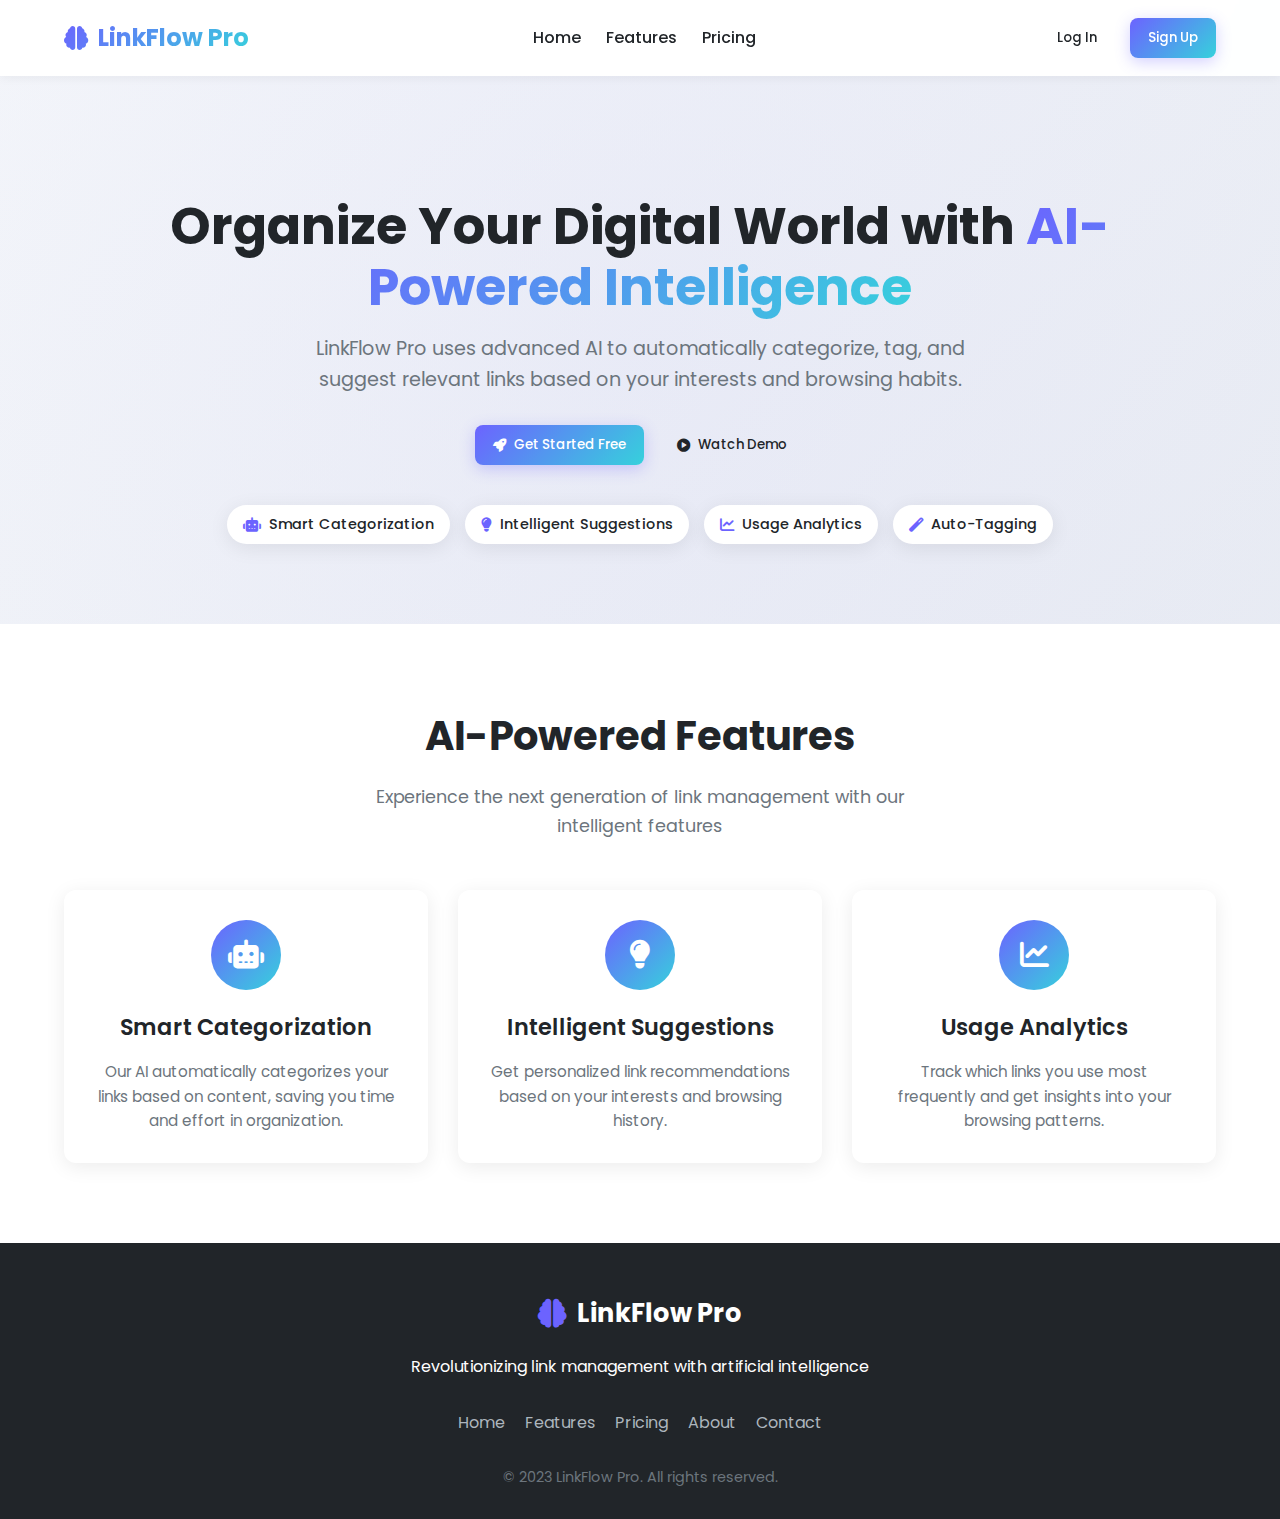
<file: index.html>
<!DOCTYPE html>
<html lang="en">

<head>
    <meta charset="UTF-8">
    <meta name="viewport" content="width=device-width, initial-scale=1.0">
    <title>LinkFlow Pro - AI-Powered Link Management</title>
    <link rel="stylesheet" href="https://cdnjs.cloudflare.com/ajax/libs/font-awesome/6.4.0/css/all.min.css">
    <link href="https://fonts.googleapis.com/css2?family=Poppins:wght@300;400;500;600;700&display=swap"
        rel="stylesheet">
    <style>
        /* ===== CSS VARIABLES ===== */
        :root {
            --primary: #6C63FF;
            --primary-dark: #5a52d4;
            --secondary: #FF6584;
            --accent: #36D1DC;
            --light: #f8f9fa;
            --dark: #212529;
            --gray: #6c757d;
            --success: #4cc9f0;
            --danger: #f72585;
            --warning: #f8961e;
            --border-radius: 12px;
            --shadow: 0 4px 20px rgba(0, 0, 0, 0.08);
            --shadow-lg: 0 10px 30px rgba(0, 0, 0, 0.12);
            --transition: all 0.3s ease;
            --gradient: linear-gradient(135deg, var(--primary), var(--accent));
        }

        /* ===== RESET & BASE STYLES ===== */
        * {
            margin: 0;
            padding: 0;
            box-sizing: border-box;
            font-family: "Poppins", sans-serif;
        }

        body {
            background: linear-gradient(135deg, #f5f7fa 0%, #e4e8f0 100%);
            color: var(--dark);
            overflow-x: hidden;
            line-height: 1.6;
        }

        /* ===== LAYOUT COMPONENTS ===== */
        .container {
            width: 90%;
            max-width: 1200px;
            margin: 0 auto;
            padding: 0 15px;
        }

        .page-section {
            display: none;
            min-height: 100vh;
        }

        .page-section.active {
            display: block;
        }

        /* ===== NAVIGATION ===== */
        nav {
            display: flex;
            justify-content: space-between;
            align-items: center;
            padding: 18px 5%;
            background: rgba(255, 255, 255, 0.95);
            backdrop-filter: blur(10px);
            box-shadow: 0 2px 10px rgba(0, 0, 0, 0.05);
            position: sticky;
            top: 0;
            z-index: 100;
        }

        .nav-brand {
            display: flex;
            align-items: center;
            gap: 10px;
            font-size: 1.5rem;
            font-weight: 700;
            background: var(--gradient);
            -webkit-background-clip: text;
            -webkit-text-fill-color: transparent;
        }

        .nav-links {
            display: flex;
            gap: 25px;
        }

        .nav-links a {
            text-decoration: none;
            color: var(--dark);
            font-weight: 500;
            transition: var(--transition);
        }

        .nav-links a:hover {
            color: var(--primary);
        }

        .nav-actions {
            display: flex;
            gap: 15px;
        }

        .btn {
            padding: 10px 18px;
            border: none;
            border-radius: 8px;
            cursor: pointer;
            transition: var(--transition);
            font-weight: 500;
            display: flex;
            align-items: center;
            gap: 8px;
        }

        .btn-primary {
            background: var(--gradient);
            color: white;
            box-shadow: 0 4px 15px rgba(108, 99, 255, 0.3);
        }

        .btn-primary:hover {
            transform: translateY(-2px);
            box-shadow: 0 6px 20px rgba(108, 99, 255, 0.4);
        }

        .btn-secondary {
            background: transparent;
            color: var(--dark);
        }

        .btn-secondary:hover {
            color: var(--primary);
        }

        .user-menu {
            display: none;
            align-items: center;
            gap: 10px;
            cursor: pointer;
        }

        .user-avatar {
            width: 40px;
            height: 40px;
            border-radius: 50%;
            background: var(--gradient);
            display: flex;
            align-items: center;
            justify-content: center;
            color: white;
            font-weight: 600;
        }

        /* ===== HERO SECTION ===== */
        .hero {
            text-align: center;
            padding: 120px 5% 80px;
            position: relative;
            overflow: hidden;
        }

        .hero::before {
            content: '';
            position: absolute;
            top: -50%;
            left: -50%;
            width: 200%;
            height: 200%;
            background: radial-gradient(circle, rgba(108, 99, 255, 0.05) 0%, rgba(255, 255, 255, 0) 70%);
            z-index: -1;
        }

        .hero h1 {
            font-size: 3.2rem;
            font-weight: 700;
            color: var(--dark);
            margin-bottom: 15px;
            line-height: 1.2;
        }

        .hero h1 span {
            background: var(--gradient);
            -webkit-background-clip: text;
            -webkit-text-fill-color: transparent;
        }

        .hero p {
            font-size: 1.2rem;
            max-width: 700px;
            margin: 0 auto 30px;
            color: var(--gray);
        }

        .hero-actions {
            display: flex;
            justify-content: center;
            gap: 15px;
            margin-top: 30px;
        }

        .ai-features {
            display: flex;
            justify-content: center;
            flex-wrap: wrap;
            gap: 15px;
            margin-top: 40px;
        }

        .ai-tag {
            background: white;
            padding: 8px 16px;
            border-radius: 50px;
            box-shadow: var(--shadow);
            display: flex;
            align-items: center;
            gap: 8px;
            font-size: 0.9rem;
            font-weight: 500;
            color: var(--dark);
        }

        .ai-tag i {
            color: var(--primary);
        }

        /* ===== FEATURES SECTION ===== */
        .features {
            padding: 80px 5%;
            background: white;
        }

        .section-title {
            text-align: center;
            margin-bottom: 50px;
        }

        .section-title h2 {
            font-size: 2.5rem;
            font-weight: 700;
            color: var(--dark);
            margin-bottom: 15px;
        }

        .section-title p {
            font-size: 1.1rem;
            color: var(--gray);
            max-width: 600px;
            margin: 0 auto;
        }

        .features-grid {
            display: grid;
            grid-template-columns: repeat(auto-fit, minmax(300px, 1fr));
            gap: 30px;
        }

        .feature-card {
            background: white;
            padding: 30px;
            border-radius: var(--border-radius);
            box-shadow: var(--shadow);
            transition: var(--transition);
            text-align: center;
        }

        .feature-card:hover {
            transform: translateY(-10px);
            box-shadow: var(--shadow-lg);
        }

        .feature-icon {
            width: 70px;
            height: 70px;
            background: var(--gradient);
            border-radius: 50%;
            display: flex;
            align-items: center;
            justify-content: center;
            margin: 0 auto 20px;
            color: white;
            font-size: 1.8rem;
        }

        .feature-card h3 {
            font-size: 1.4rem;
            font-weight: 600;
            margin-bottom: 15px;
            color: var(--dark);
        }

        .feature-card p {
            color: var(--gray);
            font-size: 0.95rem;
        }

        /* ===== PRICING SECTION ===== */
        .pricing {
            padding: 80px 5%;
            background: #f8f9fa;
        }

        .pricing-grid {
            display: grid;
            grid-template-columns: repeat(auto-fit, minmax(280px, 1fr));
            gap: 30px;
            max-width: 1200px;
            margin: 0 auto;
        }

        .pricing-card {
            background: white;
            padding: 40px 30px;
            border-radius: var(--border-radius);
            box-shadow: var(--shadow);
            transition: var(--transition);
            text-align: center;
            position: relative;
        }

        .pricing-card.popular {
            border: 2px solid var(--primary);
            transform: scale(1.05);
        }

        .pricing-card.popular::before {
            content: 'Most Popular';
            position: absolute;
            top: -12px;
            left: 50%;
            transform: translateX(-50%);
            background: var(--gradient);
            color: white;
            padding: 5px 15px;
            border-radius: 50px;
            font-size: 0.8rem;
            font-weight: 600;
        }

        .pricing-card:hover {
            transform: translateY(-10px);
            box-shadow: var(--shadow-lg);
        }

        .pricing-card.popular:hover {
            transform: scale(1.05) translateY(-10px);
        }

        .pricing-header {
            margin-bottom: 30px;
        }

        .pricing-name {
            font-size: 1.5rem;
            font-weight: 700;
            margin-bottom: 10px;
            color: var(--dark);
        }

        .pricing-price {
            font-size: 3rem;
            font-weight: 700;
            color: var(--primary);
            margin-bottom: 5px;
        }

        .pricing-period {
            color: var(--gray);
            font-size: 0.9rem;
        }

        .pricing-features {
            margin: 30px 0;
            text-align: left;
        }

        .pricing-feature {
            display: flex;
            align-items: center;
            gap: 10px;
            margin-bottom: 15px;
            color: var(--dark);
        }

        .pricing-feature i {
            color: var(--success);
        }

        .pricing-btn {
            width: 100%;
            padding: 14px;
            border: none;
            border-radius: 8px;
            cursor: pointer;
            transition: var(--transition);
            font-weight: 500;
        }

        .pricing-card.popular .pricing-btn {
            background: var(--gradient);
            color: white;
            box-shadow: 0 4px 15px rgba(108, 99, 255, 0.3);
        }

        .pricing-card.popular .pricing-btn:hover {
            transform: translateY(-2px);
            box-shadow: 0 6px 20px rgba(108, 99, 255, 0.4);
        }

        .pricing-card:not(.popular) .pricing-btn {
            background: #f1f3f9;
            color: var(--dark);
        }

        .pricing-card:not(.popular) .pricing-btn:hover {
            background: #e2e6ea;
        }

        /* ===== AUTHENTICATION PAGES ===== */
        .auth-container {
            display: flex;
            align-items: center;
            justify-content: center;
            min-height: 80vh;
            padding: 40px 5%;
        }

        .auth-card {
            background: white;
            padding: 40px;
            border-radius: var(--border-radius);
            box-shadow: var(--shadow-lg);
            width: 100%;
            max-width: 450px;
        }

        .auth-header {
            text-align: center;
            margin-bottom: 30px;
        }

        .auth-header h2 {
            font-size: 2rem;
            font-weight: 700;
            margin-bottom: 10px;
            color: var(--dark);
        }

        .auth-header p {
            color: var(--gray);
        }

        .auth-form .input-group {
            margin-bottom: 20px;
        }

        .auth-form label {
            display: block;
            margin-bottom: 8px;
            font-weight: 500;
            color: var(--dark);
        }

        .auth-form input {
            width: 100%;
            padding: 14px;
            border-radius: 8px;
            border: 1px solid #ddd;
            transition: var(--transition);
            font-size: 1rem;
        }

        .auth-form input:focus {
            outline: none;
            border-color: var(--primary);
            box-shadow: 0 0 0 3px rgba(108, 99, 255, 0.2);
        }

        .auth-btn {
            width: 100%;
            padding: 14px;
            border: none;
            background: var(--gradient);
            color: white;
            border-radius: 8px;
            cursor: pointer;
            transition: var(--transition);
            font-weight: 500;
            margin-top: 10px;
            box-shadow: 0 4px 15px rgba(108, 99, 255, 0.3);
        }

        .auth-btn:hover {
            transform: translateY(-2px);
            box-shadow: 0 6px 20px rgba(108, 99, 255, 0.4);
        }

        .auth-footer {
            text-align: center;
            margin-top: 25px;
            color: var(--gray);
        }

        .auth-footer a {
            color: var(--primary);
            text-decoration: none;
            font-weight: 500;
        }

        /* ===== DASHBOARD ===== */
        .dashboard {
            padding: 30px 5%;
        }

        .dashboard-header {
            display: flex;
            justify-content: space-between;
            align-items: center;
            margin-bottom: 30px;
        }

        .dashboard-title h2 {
            font-size: 2rem;
            font-weight: 700;
            color: var(--dark);
        }

        .dashboard-title p {
            color: var(--gray);
        }

        .stats-grid {
            display: grid;
            grid-template-columns: repeat(auto-fit, minmax(200px, 1fr));
            gap: 20px;
            margin-bottom: 30px;
        }

        .stat-card {
            background: white;
            padding: 25px;
            border-radius: var(--border-radius);
            box-shadow: var(--shadow);
            text-align: center;
        }

        .stat-icon {
            width: 50px;
            height: 50px;
            background: var(--gradient);
            border-radius: 50%;
            display: flex;
            align-items: center;
            justify-content: center;
            margin: 0 auto 15px;
            color: white;
            font-size: 1.2rem;
        }

        .stat-value {
            font-size: 2rem;
            font-weight: 700;
            color: var(--dark);
            margin-bottom: 5px;
        }

        .stat-label {
            color: var(--gray);
            font-size: 0.9rem;
        }

        /* ===== LINK MANAGEMENT ===== */
        .link-management {
            background: white;
            border-radius: var(--border-radius);
            box-shadow: var(--shadow);
            padding: 25px;
            margin-bottom: 30px;
        }

        .add-link-box {
            display: none;
            margin-bottom: 20px;
            padding-bottom: 20px;
            border-bottom: 1px solid #eee;
        }

        .add-link-box.active {
            display: block;
        }

        .input-group {
            margin-bottom: 15px;
        }

        .input-group label {
            display: block;
            margin-bottom: 8px;
            font-weight: 500;
            color: var(--dark);
        }

        .input-group input {
            width: 100%;
            padding: 14px;
            border-radius: 8px;
            border: 1px solid #ddd;
            transition: var(--transition);
            font-size: 1rem;
        }

        .input-group input:focus {
            outline: none;
            border-color: var(--primary);
            box-shadow: 0 0 0 3px rgba(108, 99, 255, 0.2);
        }

        .form-actions {
            display: flex;
            gap: 10px;
        }

        .search-container {
            background: white;
            padding: 20px;
            border-radius: var(--border-radius);
            box-shadow: var(--shadow);
            margin-bottom: 25px;
            display: flex;
            gap: 15px;
        }

        .search-box {
            flex: 1;
            position: relative;
        }

        .search-box i {
            position: absolute;
            left: 15px;
            top: 50%;
            transform: translateY(-50%);
            color: var(--gray);
        }

        .search-box input {
            width: 100%;
            padding: 12px 12px 12px 45px;
            border-radius: 8px;
            border: 1px solid #ddd;
            transition: var(--transition);
            font-size: 1rem;
        }

        .search-box input:focus {
            outline: none;
            border-color: var(--primary);
        }

        .filter-dropdown {
            position: relative;
        }

        .filter-btn {
            padding: 12px 15px;
            background: white;
            border: 1px solid #ddd;
            border-radius: 8px;
            cursor: pointer;
            display: flex;
            align-items: center;
            gap: 8px;
            transition: var(--transition);
        }

        .filter-btn:hover {
            border-color: var(--primary);
        }

        .dropdown-content {
            display: none;
            position: absolute;
            right: 0;
            top: 100%;
            background: white;
            min-width: 180px;
            box-shadow: var(--shadow);
            border-radius: 8px;
            z-index: 1;
            margin-top: 5px;
            padding: 10px 0;
        }

        .dropdown-content button {
            width: 100%;
            padding: 10px 15px;
            border: none;
            background: none;
            text-align: left;
            cursor: pointer;
            transition: var(--transition);
        }

        .dropdown-content button:hover {
            background: #f8f9fa;
        }

        .filter-dropdown:hover .dropdown-content {
            display: block;
        }

        /* ===== LINK CARDS ===== */
        .links-container {
            min-height: 200px;
        }

        .empty-state {
            text-align: center;
            padding: 60px 20px;
            color: var(--gray);
        }

        .empty-state i {
            font-size: 4rem;
            margin-bottom: 20px;
            color: #e2e6ea;
        }

        .empty-state h3 {
            font-size: 1.5rem;
            margin-bottom: 10px;
            color: var(--dark);
        }

        .link-card {
            background: white;
            padding: 20px;
            border-radius: var(--border-radius);
            margin-bottom: 15px;
            display: flex;
            justify-content: space-between;
            align-items: center;
            transition: var(--transition);
            box-shadow: var(--shadow);
            border-left: 6px solid var(--primary);
            cursor: pointer;
            position: relative;
            overflow: hidden;
        }

        .link-card::before {
            content: '';
            position: absolute;
            top: 0;
            left: 0;
            width: 100%;
            height: 100%;
            background: var(--gradient);
            opacity: 0;
            transition: var(--transition);
            z-index: 0;
        }

        .link-card:hover::before {
            opacity: 0.03;
        }

        .link-card:hover {
            transform: translateY(-4px);
            box-shadow: 0 6px 25px rgba(0, 0, 0, 0.1);
        }

        .link-content {
            flex: 1;
            overflow: hidden;
            position: relative;
            z-index: 1;
        }

        .link-content h3 {
            font-size: 1.2rem;
            font-weight: 600;
            margin-bottom: 5px;
            color: var(--dark);
            white-space: nowrap;
            overflow: hidden;
            text-overflow: ellipsis;
        }

        .link-content p {
            color: var(--gray);
            font-size: 0.9rem;
            white-space: nowrap;
            overflow: hidden;
            text-overflow: ellipsis;
        }

        .link-actions {
            display: flex;
            gap: 10px;
            margin-left: 15px;
            position: relative;
            z-index: 1;
        }

        .action-btn {
            background: none;
            border: none;
            padding: 8px;
            border-radius: 6px;
            cursor: pointer;
            transition: var(--transition);
            color: var(--gray);
        }

        .action-btn:hover {
            background: #f8f9fa;
            color: var(--dark);
        }

        .delete-btn:hover {
            background: #ffe6e6;
            color: var(--danger);
        }

        .edit-btn:hover {
            background: #e6f7ff;
            color: var(--primary);
        }

        /* ===== AI SUGGESTIONS ===== */
        .ai-suggestions {
            background: white;
            padding: 20px;
            border-radius: var(--border-radius);
            box-shadow: var(--shadow);
            margin-bottom: 25px;
            display: none;
        }

        .ai-suggestions.active {
            display: block;
        }

        .ai-suggestions h3 {
            display: flex;
            align-items: center;
            gap: 10px;
            margin-bottom: 15px;
            color: var(--dark);
        }

        .ai-suggestions h3 i {
            color: var(--primary);
        }

        .suggestions-list {
            display: flex;
            flex-wrap: wrap;
            gap: 10px;
        }

        .suggestion-tag {
            background: #f1f3f9;
            padding: 8px 15px;
            border-radius: 50px;
            font-size: 0.9rem;
            cursor: pointer;
            transition: var(--transition);
        }

        .suggestion-tag:hover {
            background: var(--primary);
            color: white;
        }

        /* ===== MODALS & TOASTS ===== */
        .modal {
            display: none;
            position: fixed;
            top: 0;
            left: 0;
            width: 100%;
            height: 100%;
            background: rgba(0, 0, 0, 0.5);
            z-index: 1000;
            align-items: center;
            justify-content: center;
        }

        .modal.active {
            display: flex;
        }

        .modal-content {
            background: white;
            padding: 30px;
            border-radius: var(--border-radius);
            box-shadow: var(--shadow);
            width: 90%;
            max-width: 500px;
        }

        .modal-header {
            display: flex;
            justify-content: space-between;
            align-items: center;
            margin-bottom: 20px;
        }

        .modal-header h3 {
            font-size: 1.5rem;
            color: var(--dark);
        }

        .close-modal {
            background: none;
            border: none;
            font-size: 1.5rem;
            cursor: pointer;
            color: var(--gray);
        }

        .modal-footer {
            display: flex;
            justify-content: flex-end;
            gap: 10px;
            margin-top: 20px;
        }

        .modal-btn {
            padding: 10px 20px;
            border: none;
            border-radius: 8px;
            cursor: pointer;
            font-weight: 500;
            transition: var(--transition);
        }

        .modal-btn.cancel {
            background: #f1f3f9;
            color: var(--gray);
        }

        .modal-btn.confirm {
            background: var(--danger);
            color: white;
        }

        .modal-btn.cancel:hover {
            background: #e2e6ea;
        }

        .modal-btn.confirm:hover {
            background: #e11565;
        }

        .toast {
            position: fixed;
            bottom: 20px;
            right: 20px;
            padding: 15px 25px;
            background: var(--dark);
            color: white;
            border-radius: 8px;
            box-shadow: var(--shadow);
            display: flex;
            align-items: center;
            gap: 10px;
            z-index: 1000;
            transform: translateY(100px);
            opacity: 0;
            transition: var(--transition);
        }

        .toast.active {
            transform: translateY(0);
            opacity: 1;
        }

        .toast.success {
            background: var(--success);
        }

        .toast.error {
            background: var(--danger);
        }

        /* ===== FOOTER ===== */
        footer {
            background: var(--dark);
            color: white;
            padding: 50px 5% 30px;
            text-align: center;
        }

        .footer-content {
            max-width: 800px;
            margin: 0 auto;
        }

        .footer-logo {
            display: flex;
            align-items: center;
            justify-content: center;
            gap: 10px;
            margin-bottom: 20px;
        }

        .footer-logo i {
            color: var(--primary);
            font-size: 1.8rem;
        }

        .footer-logo h2 {
            font-size: 1.6rem;
            font-weight: 700;
        }

        .footer-links {
            display: flex;
            justify-content: center;
            flex-wrap: wrap;
            gap: 20px;
            margin: 30px 0;
        }

        .footer-links a {
            color: #adb5bd;
            text-decoration: none;
            transition: var(--transition);
        }

        .footer-links a:hover {
            color: white;
        }

        .copyright {
            margin-top: 30px;
            color: #6c757d;
            font-size: 0.9rem;
        }

        /* ===== RESPONSIVE DESIGN ===== */
        @media (max-width: 768px) {
            .hero h1 {
                font-size: 2.2rem;
            }

            .search-container {
                flex-direction: column;
            }

            .link-card {
                flex-direction: column;
                align-items: flex-start;
            }

            .link-actions {
                margin-left: 0;
                margin-top: 15px;
                align-self: flex-end;
            }

            .features-grid {
                grid-template-columns: 1fr;
            }

            .pricing-grid {
                grid-template-columns: 1fr;
            }

            .pricing-card.popular {
                transform: scale(1);
            }

            .pricing-card.popular:hover {
                transform: translateY(-10px);
            }

            .nav-links {
                display: none;
            }

            .hero-actions {
                flex-direction: column;
                align-items: center;
            }

            .dashboard-header {
                flex-direction: column;
                align-items: flex-start;
                gap: 15px;
            }
        }

        @media (max-width: 480px) {
            .hero h1 {
                font-size: 1.8rem;
            }

            .hero p {
                font-size: 1rem;
            }

            nav {
                padding: 15px 5%;
            }

            .section-title h2 {
                font-size: 2rem;
            }

            .auth-card {
                padding: 30px 20px;
            }
        }
    </style>
</head>

<body>
    <!-- Navigation -->
    <nav>
        <div class="nav-brand">
            <i class="fas fa-brain"></i>
            <span>LinkFlow Pro</span>
        </div>
        <div class="nav-links">
            <a href="#" onclick="showSection('home')">Home</a>
            <a href="#" onclick="showSection('features')">Features</a>
            <a href="#" onclick="showSection('pricing')">Pricing</a>
        </div>
        <div class="nav-actions" id="nav-actions">
            <button class="btn btn-secondary" onclick="showSection('login')">Log In</button>
            <button class="btn btn-primary" onclick="showSection('signup')">Sign Up</button>
        </div>
        <div class="user-menu" id="user-menu">
            <div class="user-avatar" id="user-avatar">U</div>
            <span id="user-name">User</span>
            <i class="fas fa-chevron-down"></i>
        </div>
    </nav>

    <!-- Home Section -->
    <section id="home" class="page-section active">
        <div class="hero">
            <h1>Organize Your Digital World with <span>AI-Powered Intelligence</span></h1>
            <p>LinkFlow Pro uses advanced AI to automatically categorize, tag, and suggest relevant links based on your
                interests and browsing habits.</p>

            <div class="hero-actions">
                <button class="btn btn-primary" onclick="showSection('signup')">
                    <i class="fas fa-rocket"></i>
                    Get Started Free
                </button>
                <a href="main.html" style="text-decoration:none;">
                    <button class="btn btn-secondary" onclick="showSection('features')">
                        <i class="fas fa-play-circle"></i>
                        Watch Demo
                    </button>
                </a>

            </div>

            <div class="ai-features">
                <div class="ai-tag">
                    <i class="fas fa-robot"></i>
                    <span>Smart Categorization</span>
                </div>
                <div class="ai-tag">
                    <i class="fas fa-lightbulb"></i>
                    <span>Intelligent Suggestions</span>
                </div>
                <div class="ai-tag">
                    <i class="fas fa-chart-line"></i>
                    <span>Usage Analytics</span>
                </div>
                <div class="ai-tag">
                    <i class="fas fa-magic"></i>
                    <span>Auto-Tagging</span>
                </div>
            </div>
        </div>

        <div class="features">
            <div class="section-title">
                <h2>AI-Powered Features</h2>
                <p>Experience the next generation of link management with our intelligent features</p>
            </div>

            <div class="features-grid">
                <div class="feature-card">
                    <div class="feature-icon">
                        <i class="fas fa-robot"></i>
                    </div>
                    <h3>Smart Categorization</h3>
                    <p>Our AI automatically categorizes your links based on content, saving you time and effort in
                        organization.</p>
                </div>

                <div class="feature-card">
                    <div class="feature-icon">
                        <i class="fas fa-lightbulb"></i>
                    </div>
                    <h3>Intelligent Suggestions</h3>
                    <p>Get personalized link recommendations based on your interests and browsing history.</p>
                </div>

                <div class="feature-card">
                    <div class="feature-icon">
                        <i class="fas fa-chart-line"></i>
                    </div>
                    <h3>Usage Analytics</h3>
                    <p>Track which links you use most frequently and get insights into your browsing patterns.</p>
                </div>
            </div>
        </div>
    </section>

    <!-- Features Section -->
    <section id="features" class="page-section">
        <div class="features" style="padding-top: 120px;">
            <div class="section-title">
                <h2>Advanced Features</h2>
                <p>Discover all the powerful tools that make LinkFlow Pro the ultimate link management solution</p>
            </div>

            <div class="features-grid">
                <div class="feature-card">
                    <div class="feature-icon">
                        <i class="fas fa-tags"></i>
                    </div>
                    <h3>Smart Tagging</h3>
                    <p>Automatically generate relevant tags for your links using our advanced AI algorithms.</p>
                </div>

                <div class="feature-card">
                    <div class="feature-icon">
                        <i class="fas fa-search"></i>
                    </div>
                    <h3>Advanced Search</h3>
                    <p>Find exactly what you're looking for with our powerful search that understands context.</p>
                </div>

                <div class="feature-card">
                    <div class="feature-icon">
                        <i class="fas fa-share-alt"></i>
                    </div>
                    <h3>Link Sharing</h3>
                    <p>Easily share collections of links with colleagues, friends, or your team.</p>
                </div>

                <div class="feature-card">
                    <div class="feature-icon">
                        <i class="fas fa-mobile-alt"></i>
                    </div>
                    <h3>Cross-Platform Sync</h3>
                    <p>Access your links from any device with our seamless synchronization across platforms.</p>
                </div>

                <div class="feature-card">
                    <div class="feature-icon">
                        <i class="fas fa-lock"></i>
                    </div>
                    <h3>Secure Storage</h3>
                    <p>Your data is encrypted and securely stored with enterprise-grade security measures.</p>
                </div>

                <div class="feature-card">
                    <div class="feature-icon">
                        <i class="fas fa-bolt"></i>
                    </div>
                    <h3>Browser Extension</h3>
                    <p>Save links instantly with our browser extension for Chrome, Firefox, and Safari.</p>
                </div>
            </div>
        </div>
    </section>

    <!-- Pricing Section -->
    <section id="pricing" class="page-section">
        <div class="pricing" style="padding-top: 120px;">
            <div class="section-title">
                <h2>Simple, Transparent Pricing</h2>
                <p>Choose the plan that works best for you and your team</p>
            </div>

            <div class="pricing-grid">
                <div class="pricing-card">
                    <div class="pricing-header">
                        <div class="pricing-name">Free</div>
                        <div class="pricing-price">$0</div>
                        <div class="pricing-period">forever</div>
                    </div>
                    <div class="pricing-features">
                        <div class="pricing-feature">
                            <i class="fas fa-check"></i>
                            <span>Up to 100 links</span>
                        </div>
                        <div class="pricing-feature">
                            <i class="fas fa-check"></i>
                            <span>Basic AI categorization</span>
                        </div>
                        <div class="pricing-feature">
                            <i class="fas fa-check"></i>
                            <span>Search & filtering</span>
                        </div>
                        <div class="pricing-feature">
                            <i class="fas fa-times"></i>
                            <span>Advanced analytics</span>
                        </div>
                        <div class="pricing-feature">
                            <i class="fas fa-times"></i>
                            <span>Team collaboration</span>
                        </div>
                    </div>
                    <button class="pricing-btn" onclick="showSection('signup')">Get Started</button>
                </div>

                <div class="pricing-card popular">
                    <div class="pricing-header">
                        <div class="pricing-name">Pro</div>
                        <div class="pricing-price">$9</div>
                        <div class="pricing-period">per month</div>
                    </div>
                    <div class="pricing-features">
                        <div class="pricing-feature">
                            <i class="fas fa-check"></i>
                            <span>Unlimited links</span>
                        </div>
                        <div class="pricing-feature">
                            <i class="fas fa-check"></i>
                            <span>Advanced AI categorization</span>
                        </div>
                        <div class="pricing-feature">
                            <i class="fas fa-check"></i>
                            <span>Smart suggestions</span>
                        </div>
                        <div class="pricing-feature">
                            <i class="fas fa-check"></i>
                            <span>Usage analytics</span>
                        </div>
                        <div class="pricing-feature">
                            <i class="fas fa-check"></i>
                            <span>Priority support</span>
                        </div>
                    </div>
                    <button class="pricing-btn" onclick="showSection('signup')">Start Free Trial</button>
                </div>

                <div class="pricing-card">
                    <div class="pricing-header">
                        <div class="pricing-name">Team</div>
                        <div class="pricing-price">$29</div>
                        <div class="pricing-period">per month</div>
                    </div>
                    <div class="pricing-features">
                        <div class="pricing-feature">
                            <i class="fas fa-check"></i>
                            <span>Everything in Pro</span>
                        </div>
                        <div class="pricing-feature">
                            <i class="fas fa-check"></i>
                            <span>Up to 5 team members</span>
                        </div>
                        <div class="pricing-feature">
                            <i class="fas fa-check"></i>
                            <span>Shared collections</span>
                        </div>
                        <div class="pricing-feature">
                            <i class="fas fa-check"></i>
                            <span>Admin controls</span>
                        </div>
                        <div class="pricing-feature">
                            <i class="fas fa-check"></i>
                            <span>Custom branding</span>
                        </div>
                    </div>
                    <button class="pricing-btn" onclick="showSection('signup')">Start Free Trial</button>
                </div>
            </div>
        </div>
    </section>

    <!-- Login Section -->
    <section id="login" class="page-section">
        <div class="auth-container">
            <div class="auth-card">
                <div class="auth-header">
                    <h2>Welcome Back</h2>
                    <p>Sign in to your LinkFlow Pro account</p>
                </div>
                <form class="auth-form">
                    <div class="input-group">
                        <label for="login-email">Email Address</label>
                        <input type="email" id="login-email" placeholder="you@example.com" required>
                    </div>
                    <div class="input-group">
                        <label for="login-password">Password</label>
                        <input type="password" id="login-password" placeholder="Enter your password" required>
                    </div>
                    <button type="button" class="auth-btn" onclick="login()">Sign In</button>
                </form>
                <div class="auth-footer">
                    <p>Don't have an account? <a href="#" onclick="showSection('signup')">Sign up</a></p>
                </div>
            </div>
        </div>
    </section>

    <!-- Signup Section -->
    <section id="signup" class="page-section">
        <div class="auth-container">
            <div class="auth-card">
                <div class="auth-header">
                    <h2>Create Account</h2>
                    <p>Join thousands of users organizing their digital world</p>
                </div>
                <form class="auth-form">
                    <div class="input-group">
                        <label for="signup-name">Full Name</label>
                        <input type="text" id="signup-name" placeholder="Your full name" required>
                    </div>
                    <div class="input-group">
                        <label for="signup-email">Email Address</label>
                        <input type="email" id="signup-email" placeholder="you@example.com" required>
                    </div>
                    <div class="input-group">
                        <label for="signup-password">Password</label>
                        <input type="password" id="signup-password" placeholder="Create a password" required>
                    </div>
                    <button type="button" class="auth-btn" onclick="signup()">Create Account</button>
                </form>
                <div class="auth-footer">
                    <p>Already have an account? <a href="#" onclick="showSection('login')">Sign in</a></p>
                </div>
            </div>
        </div>
    </section>

    <!-- Dashboard Section -->
    <section id="dashboard" class="page-section dashboard">
        <div class="container">
            <div class="dashboard-header">
                <div class="dashboard-title">
                    <h2>Your Dashboard</h2>
                    <p>Welcome back, <span id="dashboard-user-name">User</span>!</p>
                </div>
                <button class="btn btn-primary" onclick="toggleAddLinkBox()">
                    <i class="fas fa-plus"></i>
                    Add Link
                </button>
            </div>

            <div class="stats-grid">
                <div class="stat-card">
                    <div class="stat-icon">
                        <i class="fas fa-link"></i>
                    </div>
                    <div class="stat-value" id="total-links">0</div>
                    <div class="stat-label">Total Links</div>
                </div>
                <div class="stat-card">
                    <div class="stat-icon">
                        <i class="fas fa-folder"></i>
                    </div>
                    <div class="stat-value" id="total-categories">0</div>
                    <div class="stat-label">Categories</div>
                </div>
                <div class="stat-card">
                    <div class="stat-icon">
                        <i class="fas fa-calendar"></i>
                    </div>
                    <div class="stat-value" id="links-this-month">0</div>
                    <div class="stat-label">Added This Month</div>
                </div>
                <div class="stat-card">
                    <div class="stat-icon">
                        <i class="fas fa-chart-pie"></i>
                    </div>
                    <div class="stat-value" id="most-used-category">-</div>
                    <div class="stat-label">Most Used Category</div>
                </div>
            </div>

            <div class="link-management">
                <!-- Add Link Box -->
                <div id="add-link-box" class="add-link-box">
                    <div class="input-group">
                        <label for="title">Link Title</label>
                        <input type="text" id="title" placeholder="Enter a descriptive title">
                    </div>
                    <div class="input-group">
                        <label for="url">URL</label>
                        <input type="text" id="url" placeholder="https://example.com">
                    </div>
                    <div class="form-actions">
                        <button class="btn btn-secondary" onclick="toggleAddLinkBox()">Cancel</button>
                        <button class="btn btn-primary" onclick="saveLink()">Save Link</button>
                    </div>
                </div>

                <!-- AI Suggestions -->
                <div id="ai-suggestions" class="ai-suggestions">
                    <h3><i class="fas fa-lightbulb"></i> AI Suggestions</h3>
                    <div class="suggestions-list" id="suggestions-list">
                        <!-- AI suggestions will appear here -->
                    </div>
                </div>

                <!-- Search & Filter -->
                <div class="search-container">
                    <div class="search-box">
                        <i class="fas fa-search"></i>
                        <input type="text" id="search-input" placeholder="Search your links...">
                    </div>
                    <div class="filter-dropdown">
                        <button class="filter-btn">
                            <i class="fas fa-sort"></i>
                            Sort By
                        </button>
                        <div class="dropdown-content">
                            <button onclick="sortLinks('date-added')">Date Added</button>
                            <button onclick="sortLinks('title')">Title</button>
                            <button onclick="sortLinks('category')">Category</button>
                        </div>
                    </div>
                </div>

                <!-- Links List -->
                <div class="links-container" id="links-container"></div>
            </div>
        </div>
    </section>

    <!-- Delete Confirmation Modal -->
    <div id="delete-modal" class="modal">
        <div class="modal-content">
            <div class="modal-header">
                <h3>Delete Link</h3>
                <button class="close-modal" onclick="closeModal()">&times;</button>
            </div>
            <p>Are you sure you want to delete this link? This action cannot be undone.</p>
            <div class="modal-footer">
                <button class="modal-btn cancel" onclick="closeModal()">Cancel</button>
                <button class="modal-btn confirm" id="confirm-delete">Delete</button>
            </div>
        </div>
    </div>

    <!-- Toast Notification -->
    <div id="toast" class="toast">
        <i class="fas fa-check-circle"></i>
        <span id="toast-message">Link saved successfully!</span>
    </div>

    <!-- Footer -->
    <footer>
        <div class="footer-content">
            <div class="footer-logo">
                <i class="fas fa-brain"></i>
                <h2>LinkFlow Pro</h2>
            </div>
            <p>Revolutionizing link management with artificial intelligence</p>

            <div class="footer-links">
                <a href="#" onclick="showSection('home')">Home</a>
                <a href="#" onclick="showSection('features')">Features</a>
                <a href="#" onclick="showSection('pricing')">Pricing</a>
                <a href="#">About</a>
                <a href="#">Contact</a>
            </div>

            <div class="copyright">
                &copy; 2023 LinkFlow Pro. All rights reserved.
            </div>
        </div>
    </footer>

    <script>
        // ===== APPLICATION STATE =====
        let currentUser = JSON.parse(localStorage.getItem('currentUser')) || null;
        let linkList = JSON.parse(localStorage.getItem('links')) || [];
        let currentEditIndex = -1;
        let currentDeleteIndex = -1;

        // ===== DOM ELEMENTS =====
        const navActions = document.getElementById('nav-actions');
        const userMenu = document.getElementById('user-menu');
        const userAvatar = document.getElementById('user-avatar');
        const userName = document.getElementById('user-name');
        const dashboardUserName = document.getElementById('dashboard-user-name');
        const addLinkBox = document.getElementById('add-link-box');
        const aiSuggestions = document.getElementById('ai-suggestions');
        const suggestionsList = document.getElementById('suggestions-list');
        const linksContainer = document.getElementById('links-container');
        const searchInput = document.getElementById('search-input');
        const deleteModal = document.getElementById('delete-modal');
        const confirmDeleteBtn = document.getElementById('confirm-delete');
        const toast = document.getElementById('toast');
        const toastMessage = document.getElementById('toast-message');

        // ===== INITIALIZATION =====
        document.addEventListener('DOMContentLoaded', function () {
            // Check if user is logged in
            if (currentUser) {
                showDashboard();
            }

            // Set up event listeners
            searchInput.addEventListener('input', filterLinks);
            confirmDeleteBtn.addEventListener('click', confirmDelete);

            // Enter key support for forms
            document.getElementById('title')?.addEventListener('keypress', function (e) {
                if (e.key === 'Enter') document.getElementById('url').focus();
            });

            document.getElementById('url')?.addEventListener('keypress', function (e) {
                if (e.key === 'Enter') saveLink();
            });

            document.getElementById('login-password')?.addEventListener('keypress', function (e) {
                if (e.key === 'Enter') login();
            });

            document.getElementById('signup-password')?.addEventListener('keypress', function (e) {
                if (e.key === 'Enter') signup();
            });
        });

        // ===== PAGE NAVIGATION =====
        function showSection(sectionId) {
            // Hide all sections
            document.querySelectorAll('.page-section').forEach(section => {
                section.classList.remove('active');
            });

            // Show the selected section
            document.getElementById(sectionId).classList.add('active');

            // If showing dashboard, render links
            if (sectionId === 'dashboard') {
                renderLinks();
                updateDashboardStats();
            }
        }

        function showDashboard() {
            showSection('dashboard');
            navActions.style.display = 'none';
            userMenu.style.display = 'flex';
            userName.textContent = currentUser.name;
            dashboardUserName.textContent = currentUser.name;
            userAvatar.textContent = currentUser.name.charAt(0).toUpperCase();
        }

        function logout() {
            currentUser = null;
            localStorage.removeItem('currentUser');
            navActions.style.display = 'flex';
            userMenu.style.display = 'none';
            showSection('home');
            showToast('Logged out successfully', 'success');
        }

        // ===== AUTHENTICATION =====
        function login() {
            const email = document.getElementById('login-email').value;
            const password = document.getElementById('login-password').value;

            if (!email || !password) {
                showToast('Please fill in all fields', 'error');
                return;
            }

            // In a real app, this would be an API call
            const users = JSON.parse(localStorage.getItem('users')) || [];
            const user = users.find(u => u.email === email && u.password === password);

            if (user) {
                currentUser = user;
                localStorage.setItem('currentUser', JSON.stringify(user));
                showDashboard();
                showToast('Welcome back!', 'success');
            } else {
                showToast('Invalid email or password', 'error');
            }
        }

        function signup() {
            const name = document.getElementById('signup-name').value;
            const email = document.getElementById('signup-email').value;
            const password = document.getElementById('signup-password').value;

            if (!name || !email || !password) {
                showToast('Please fill in all fields', 'error');
                return;
            }

            // In a real app, this would be an API call
            const users = JSON.parse(localStorage.getItem('users')) || [];

            // Check if user already exists
            if (users.find(u => u.email === email)) {
                showToast('User with this email already exists', 'error');
                return;
            }

            // Create new user
            const newUser = {
                id: Date.now().toString(),
                name,
                email,
                password, // In a real app, this would be hashed
                plan: 'free',
                createdAt: new Date().toISOString()
            };

            users.push(newUser);
            localStorage.setItem('users', JSON.stringify(users));

            currentUser = newUser;
            localStorage.setItem('currentUser', JSON.stringify(newUser));

            showDashboard();
            showToast('Account created successfully!', 'success');
        }

        // ===== DASHBOARD STATS =====
        function updateDashboardStats() {
            document.getElementById('total-links').textContent = linkList.length;

            // Calculate categories
            const categories = [...new Set(linkList.map(link => link.category))];
            document.getElementById('total-categories').textContent = categories.length;

            // Calculate links added this month
            const currentMonth = new Date().getMonth();
            const currentYear = new Date().getFullYear();
            const linksThisMonth = linkList.filter(link => {
                const linkDate = new Date(link.dateAdded);
                return linkDate.getMonth() === currentMonth && linkDate.getFullYear() === currentYear;
            });
            document.getElementById('links-this-month').textContent = linksThisMonth.length;

            // Calculate most used category
            if (categories.length > 0) {
                const categoryCounts = {};
                linkList.forEach(link => {
                    categoryCounts[link.category] = (categoryCounts[link.category] || 0) + 1;
                });

                let mostUsedCategory = '';
                let maxCount = 0;

                for (const category in categoryCounts) {
                    if (categoryCounts[category] > maxCount) {
                        mostUsedCategory = category;
                        maxCount = categoryCounts[category];
                    }
                }

                document.getElementById('most-used-category').textContent = mostUsedCategory;
            }
        }

        // ===== LINK MANAGEMENT =====
        function toggleAddLinkBox() {
            if (addLinkBox.classList.contains('active')) {
                addLinkBox.classList.remove('active');
                aiSuggestions.classList.remove('active');
                resetForm();
            } else {
                addLinkBox.classList.add('active');
                aiSuggestions.classList.add('active');
                document.getElementById('title').focus();
                generateAISuggestions();
            }
        }

        function resetForm() {
            document.getElementById('title').value = '';
            document.getElementById('url').value = '';
            currentEditIndex = -1;
        }

        function renderLinks(links = linkList) {
            linksContainer.innerHTML = '';

            if (links.length === 0) {
                linksContainer.innerHTML = `
                    <div class="empty-state">
                        <i class="fas fa-link"></i>
                        <h3>No links saved yet</h3>
                        <p>Add your first link to get started!</p>
                    </div>
                `;
                return;
            }

            links.forEach((item, index) => {
                const card = document.createElement('div');
                card.className = 'link-card';
                card.innerHTML = `
                    <div class="link-content" onclick="openLink('${item.url}')">
                        <h3>${item.title}</h3>
                        <p>${item.url}</p>
                        ${item.category ? `<span style="display: inline-block; background: #f1f3f9; padding: 4px 10px; border-radius: 50px; font-size: 0.8rem; margin-top: 5px;">${item.category}</span>` : ''}
                    </div>
                    <div class="link-actions">
                        <button class="action-btn edit-btn" onclick="editLink(${index})" title="Edit">
                            <i class="fas fa-edit"></i>
                        </button>
                        <button class="action-btn delete-btn" onclick="showDeleteModal(${index})" title="Delete">
                            <i class="fas fa-trash"></i>
                        </button>
                    </div>
                `;
                linksContainer.appendChild(card);
            });
        }

        function openLink(url) {
            window.open(url, '_blank');
        }

        function saveLink() {
            const title = document.getElementById('title').value.trim();
            const url = document.getElementById('url').value.trim();

            if (!title || !url) {
                showToast('Please fill both fields!', 'error');
                return;
            }

            // Validate URL format
            if (!isValidUrl(url)) {
                showToast('Please enter a valid URL (include http:// or https://)', 'error');
                return;
            }

            // Generate AI category
            const category = generateAICategory(title, url);

            const linkData = {
                title,
                url: formatUrl(url),
                dateAdded: new Date().toISOString(),
                category: category
            };

            if (currentEditIndex === -1) {
                // Add new link
                linkList.push(linkData);
                showToast('Link added successfully!');
            } else {
                // Update existing link
                linkList[currentEditIndex] = linkData;
                showToast('Link updated successfully!');
            }

            localStorage.setItem('links', JSON.stringify(linkList));
            renderLinks();
            resetForm();
            toggleAddLinkBox();
            updateDashboardStats();
        }

        function editLink(index) {
            const link = linkList[index];
            document.getElementById('title').value = link.title;
            document.getElementById('url').value = link.url;
            currentEditIndex = index;
            addLinkBox.classList.add('active');
            document.getElementById('title').focus();
            aiSuggestions.classList.remove('active');
        }

        function showDeleteModal(index) {
            currentDeleteIndex = index;
            deleteModal.classList.add('active');
        }

        function closeModal() {
            deleteModal.classList.remove('active');
            currentDeleteIndex = -1;
        }

        function confirmDelete() {
            if (currentDeleteIndex !== -1) {
                linkList.splice(currentDeleteIndex, 1);
                localStorage.setItem('links', JSON.stringify(linkList));
                renderLinks();
                showToast('Link deleted successfully!');
                closeModal();
                updateDashboardStats();
            }
        }

        function filterLinks() {
            const searchTerm = searchInput.value.toLowerCase();
            const filteredLinks = linkList.filter(link =>
                link.title.toLowerCase().includes(searchTerm) ||
                link.url.toLowerCase().includes(searchTerm) ||
                (link.category && link.category.toLowerCase().includes(searchTerm))
            );
            renderLinks(filteredLinks);
        }

        function sortLinks(criteria) {
            const sortedLinks = [...linkList];

            if (criteria === 'title') {
                sortedLinks.sort((a, b) => a.title.localeCompare(b.title));
            } else if (criteria === 'date-added') {
                sortedLinks.sort((a, b) => new Date(b.dateAdded) - new Date(a.dateAdded));
            } else if (criteria === 'category') {
                sortedLinks.sort((a, b) => {
                    const catA = a.category || 'Uncategorized';
                    const catB = b.category || 'Uncategorized';
                    return catA.localeCompare(catB);
                });
            }

            renderLinks(sortedLinks);
            showToast(`Sorted by ${criteria.replace('-', ' ')}`);
        }

        // ===== AI FUNCTIONS =====
        function generateAICategory(title, url) {
            // Simple AI simulation for categorization
            const techKeywords = ['github', 'stackoverflow', 'developer', 'programming', 'code', 'api', 'javascript', 'python', 'react', 'vue'];
            const designKeywords = ['design', 'ui', 'ux', 'figma', 'adobe', 'creative', 'art', 'graphic'];
            const businessKeywords = ['business', 'finance', 'money', 'investment', 'startup', 'entrepreneur'];
            const newsKeywords = ['news', 'blog', 'article', 'media', 'journal'];

            const combinedText = (title + ' ' + url).toLowerCase();

            if (techKeywords.some(keyword => combinedText.includes(keyword))) {
                return 'Technology';
            } else if (designKeywords.some(keyword => combinedText.includes(keyword))) {
                return 'Design';
            } else if (businessKeywords.some(keyword => combinedText.includes(keyword))) {
                return 'Business';
            } else if (newsKeywords.some(keyword => combinedText.includes(keyword))) {
                return 'News';
            } else {
                return 'General';
            }
        }

        function generateAISuggestions() {
            // Simulate AI-generated suggestions based on user's existing links
            const commonCategories = ['Technology', 'Design', 'Business', 'News', 'Entertainment', 'Education'];
            const popularLinks = [
                { title: 'GitHub', url: 'https://github.com' },
                { title: 'Stack Overflow', url: 'https://stackoverflow.com' },
                { title: 'Figma', url: 'https://figma.com' },
                { title: 'Medium', url: 'https://medium.com' },
                { title: 'YouTube', url: 'https://youtube.com' },
                { title: 'Coursera', url: 'https://coursera.org' }
            ];

            suggestionsList.innerHTML = '';

            // Show category suggestions
            commonCategories.forEach(category => {
                const tag = document.createElement('div');
                tag.className = 'suggestion-tag';
                tag.textContent = category;
                tag.onclick = () => {
                    document.getElementById('title').value = `${category} Resources`;
                    document.getElementById('url').focus();
                };
                suggestionsList.appendChild(tag);
            });

            // Show popular link suggestions
            popularLinks.forEach(link => {
                const tag = document.createElement('div');
                tag.className = 'suggestion-tag';
                tag.textContent = link.title;
                tag.onclick = () => {
                    document.getElementById('title').value = link.title;
                    document.getElementById('url').value = link.url;
                    document.getElementById('url').focus();
                };
                suggestionsList.appendChild(tag);
            });
        }

        // ===== UTILITY FUNCTIONS =====
        function isValidUrl(string) {
            try {
                new URL(string);
                return true;
            } catch (_) {
                return false;
            }
        }

        function formatUrl(url) {
            if (!url.startsWith('http://') && !url.startsWith('https://')) {
                return 'https://' + url;
            }
            return url;
        }

        function showToast(message, type = 'success') {
            toastMessage.textContent = message;
            toast.className = 'toast';
            toast.classList.add(type);
            toast.classList.add('active');

            setTimeout(() => {
                toast.classList.remove('active');
            }, 3000);
        }
    </script>
</body>

</html>
</file>
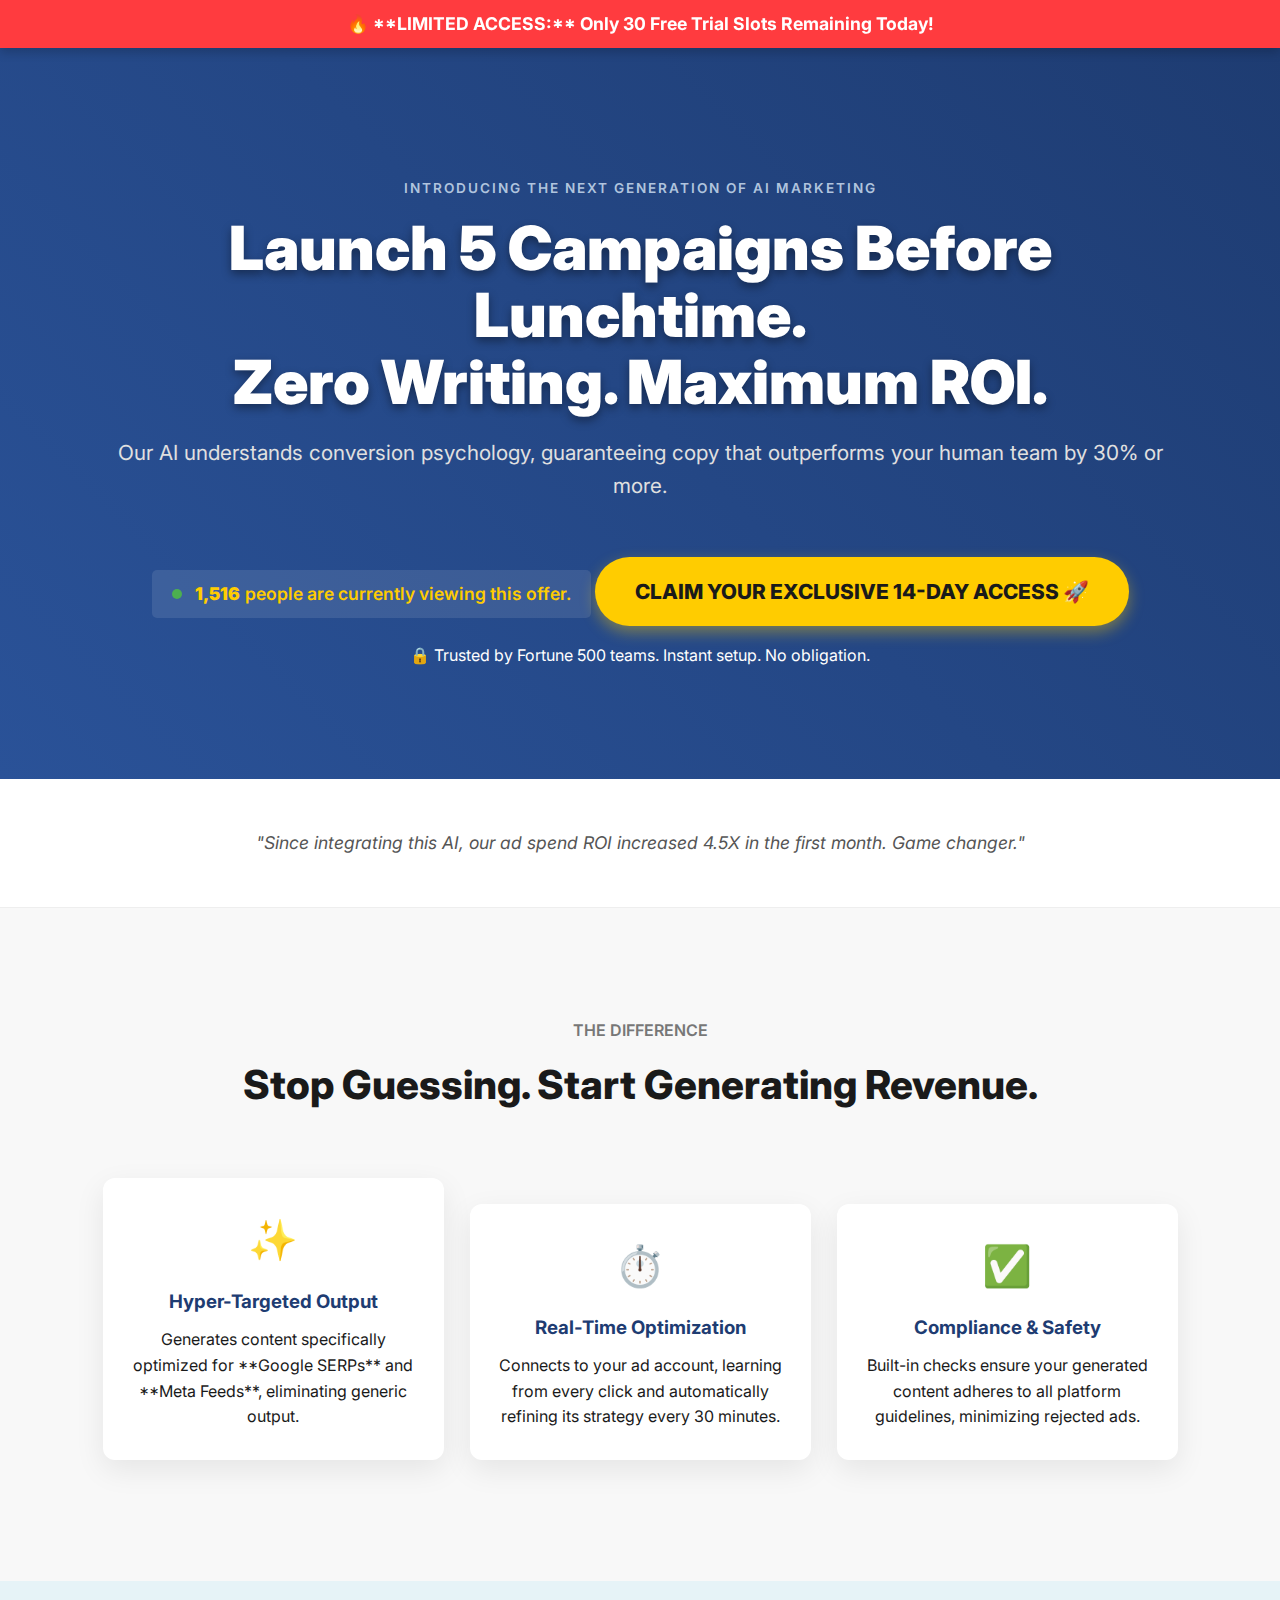
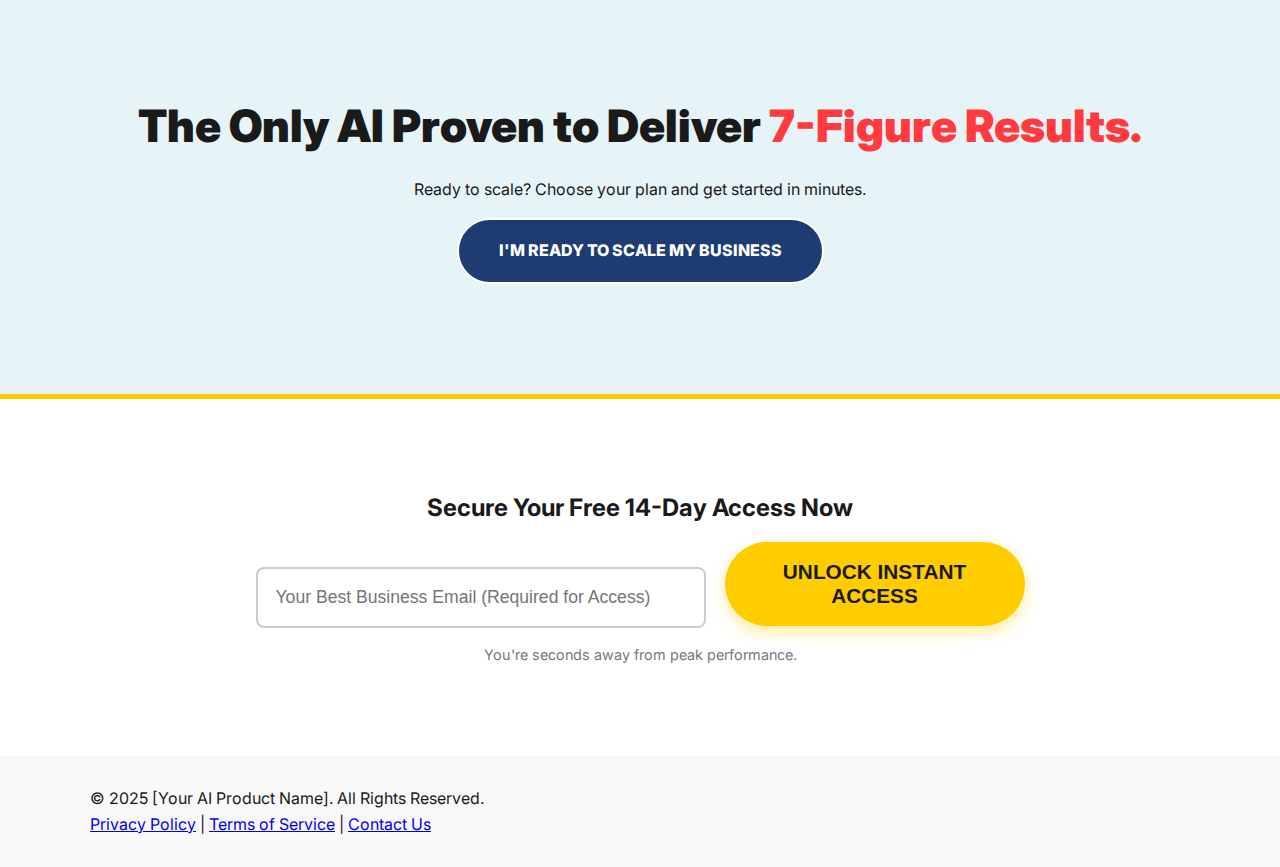
<file: main.html>
<!DOCTYPE html>
<html lang="en">

<head>
    <meta charset="UTF-8">
    <meta name="viewport" content="width=device-width, initial-scale=1.0">
    <title>🚨 Limited Offer: [Your AI Product] - 10X Your Output</title>
    <link rel="stylesheet" href="style.css">
    <link href="https://fonts.googleapis.com/css2?family=Inter:wght@400;700;900&display=swap" rel="stylesheet">
</head>

<body>
    <div id="urgency-bar">
        <p>🔥 **LIMITED ACCESS:** Only <span id="slots-remaining">47</span> Free Trial Slots Remaining Today!</p>
    </div>

    <header class="hero-section">
        <div class="container">
            <span class="hero-pre-headline">INTRODUCING THE NEXT GENERATION OF AI MARKETING</span>
            <h1>Launch 5 Campaigns Before Lunchtime.<br>Zero Writing. Maximum ROI.</h1>
            <p class="subtitle">Our AI understands conversion psychology, guaranteeing copy that outperforms your human
                team by 30% or more.</p>

            <div class="live-counter-box">
                <span class="dot-live"></span>
                <span id="live-visitors">...</span> people are currently viewing this offer.
            </div>

            <a href="#cta-form" class="cta-button primary-cta">Claim Your Exclusive 14-Day Access 🚀</a>
            <p class="trust-text small-text">🔒 Trusted by Fortune 500 teams. Instant setup. No obligation.</p>
        </div>
    </header>

    <section class="trust-bar">
        <div class="container">
            <div id="testimonial-rotator">
            </div>
        </div>
    </section>

    <section class="features-section">
        <div class="container">
            <span class="section-tag">THE DIFFERENCE</span>
            <h2>Stop Guessing. Start Generating Revenue.</h2>

            <div class="feature-card">
                <span class="feature-icon">✨</span>
                <h3>Hyper-Targeted Output</h3>
                <p>Generates content specifically optimized for **Google SERPs** and **Meta Feeds**, eliminating generic
                    output.</p>
            </div>
            <div class="feature-card">
                <span class="feature-icon">⏱️</span>
                <h3>Real-Time Optimization</h3>
                <p>Connects to your ad account, learning from every click and automatically refining its strategy every
                    30 minutes.</p>
            </div>
            <div class="feature-card">
                <span class="feature-icon">✅</span>
                <h3>Compliance & Safety</h3>
                <p>Built-in checks ensure your generated content adheres to all platform guidelines, minimizing rejected
                    ads.</p>
            </div>
        </div>
    </section>

    <section class="conversion-section">
        <div class="container">
            <h2>The Only AI Proven to Deliver <span class="highlight">7-Figure Results.</span></h2>
            <p>Ready to scale? Choose your plan and get started in minutes.</p>
            <a href="#cta-form" class="cta-button secondary-cta">I'm Ready to Scale My Business</a>
        </div>
    </section>

    <section class="cta-form-section" id="cta-form">
        <div class="container">
            <h2>Secure Your Free 14-Day Access Now</h2>
            <form id="landing-page-form">
                <input type="email" id="user-email" placeholder="Your Best Business Email (Required for Access)"
                    required>
                <button type="submit" class="cta-button primary-cta button-form">UNLOCK INSTANT ACCESS</button>
                <div id="form-message" class="hidden"></div>
                <p class="legal-text">You're seconds away from peak performance.</p>
            </form>
        </div>
    </section>

    <footer>
        <div class="container">
            <p>&copy; 2025 [Your AI Product Name]. All Rights Reserved.</p>
            <nav>
                <a href="#">Privacy Policy</a> | <a href="#">Terms of Service</a> | <a href="#">Contact Us</a>
            </nav>
        </div>
    </footer>

    <script src="script.js"></script>
</body>

</html>
</file>
<file: style.css>
/* Import Google Font */
@import url('https://fonts.googleapis.com/css2?family=Inter:wght@400;600;800;900&display=swap');

/* Base Styles */
* {
    box-sizing: border-box;
    margin: 0;
    padding: 0;
}

body {
    font-family: 'Inter', sans-serif;
    line-height: 1.6;
    color: #1a1a1a;
    background-color: #f8f8f8;
}

.container {
    width: 90%;
    max-width: 1100px;
    margin: 0 auto;
    padding: 30px 0;
}

/* --- URGENCY BAR (High-Contrast Scarcity) --- */
#urgency-bar {
    background-color: #ff3b3f;
    /* Alert Red */
    color: white;
    text-align: center;
    padding: 10px 0;
    font-weight: bold;
    font-size: 1.1em;
    position: sticky;
    top: 0;
    z-index: 1000;
    box-shadow: 0 4px 10px rgba(0, 0, 0, 0.2);
}

/* --- 1. Hero Section: Power & Clarity --- */
.hero-section {
    background: linear-gradient(225deg, #1e3c72 0%, #2a5298 100%);
    /* Deep Blue Gradient */
    color: white;
    padding: 100px 0 80px 0;
    text-align: center;
    position: relative;
    overflow: hidden;
}

.hero-pre-headline {
    display: block;
    font-size: 0.85em;
    font-weight: 600;
    letter-spacing: 2px;
    color: #B0C4DE;
    /* Lighter blue for contrast */
    margin-bottom: 15px;
}

.hero-section h1 {
    font-size: 3.8em;
    font-weight: 900;
    margin-bottom: 20px;
    line-height: 1.1;
    text-shadow: 0 4px 10px rgba(0, 0, 0, 0.4);
}

.hero-section .subtitle {
    font-size: 1.3em;
    margin-bottom: 40px;
    color: #e0e0e0;
}

/* --- Live Counter Styling (Bandwagon Effect) --- */
.live-counter-box {
    color: #ffcc00;
    /* Gold/Yellow for visibility */
    font-size: 1.1em;
    font-weight: 600;
    margin-bottom: 25px;
    padding: 10px 20px;
    background-color: rgba(255, 255, 255, 0.1);
    display: inline-flex;
    align-items: center;
    border-radius: 5px;
    animation: pulse 2s infinite;
    /* Drawing attention to the count */
}

.dot-live {
    height: 10px;
    width: 10px;
    background-color: #4CAF50;
    /* Green for "Live" */
    border-radius: 50%;
    display: inline-block;
    margin-right: 8px;
}

#live-visitors {
    font-weight: 900;
    margin: 0 5px;
}

/* CTA Buttons: Focused and Punchy */
.cta-button {
    display: inline-block;
    padding: 18px 40px;
    margin-top: 15px;
    text-decoration: none;
    font-weight: 800;
    border-radius: 50px;
    /* Pill shape for modern look */
    transition: all 0.3s ease;
    border: none;
    cursor: pointer;
    text-transform: uppercase;
}

.primary-cta {
    background-color: #ffcc00;
    /* High-contrast Gold/Yellow */
    color: #1a1a1a;
    font-size: 1.3em;
    box-shadow: 0 6px 15px rgba(255, 204, 0, 0.4);
}

.primary-cta:hover {
    background-color: #ffdf60;
    transform: translateY(-3px) scale(1.02);
    box-shadow: 0 8px 20px rgba(255, 204, 0, 0.6);
}

.secondary-cta {
    background-color: #1e3c72;
    color: white;
    border: 2px solid white;
}

/* --- 2. Dynamic Social Proof --- */
.trust-bar {
    background-color: white;
    padding: 20px 0;
    text-align: center;
    border-bottom: 1px solid #eee;
    min-height: 100px;
    display: flex;
    align-items: center;
}

#testimonial-rotator p {
    font-style: italic;
    font-size: 1.1em;
    color: #555;
    animation: fadeIn 1s ease-in-out;
}

/* --- 3. Feature Cards --- */
.features-section {
    padding: 80px 0;
    background-color: #f8f8f8;
    text-align: center;
}

.section-tag {
    display: block;
    text-transform: uppercase;
    color: #777;
    font-weight: 600;
    margin-bottom: 10px;
}

.features-section h2 {
    margin-bottom: 50px;
    font-size: 2.5em;
    font-weight: 800;
}

.feature-card {
    display: inline-block;
    width: 31%;
    margin: 1%;
    padding: 30px 20px;
    border-radius: 12px;
    background-color: white;
    box-shadow: 0 10px 30px rgba(0, 0, 0, 0.08);
    transition: transform 0.4s cubic-bezier(0.25, 0.46, 0.45, 0.94);
    /* Smooth interaction */
}

.feature-card:hover {
    transform: translateY(-8px);
    box-shadow: 0 15px 40px rgba(0, 0, 0, 0.15);
}

.feature-icon {
    font-size: 2.5em;
    display: block;
    margin-bottom: 15px;
}

.feature-card h3 {
    color: #1e3c72;
    margin-bottom: 10px;
}

/* --- 4. Conversion Anchor --- */
.conversion-section {
    padding: 80px 0;
    text-align: center;
    background-color: #e6f3f7;
}

.conversion-section h2 {
    font-size: 2.8em;
    margin-bottom: 15px;
    font-weight: 900;
}

.highlight {
    color: #ff3b3f;
}

/* --- 5. Lead Capture Form (Conversion Area) --- */
.cta-form-section {
    background-color: white;
    padding: 60px 0;
    text-align: center;
    border-top: 5px solid #ffcc00;
    /* Yellow accent line */
}

#landing-page-form input[type="email"] {
    padding: 18px;
    width: 45%;
    max-width: 450px;
    margin-right: 15px;
    border: 2px solid #ccc;
    border-radius: 8px;
    font-size: 1.1em;
    transition: border-color 0.3s;
}

#landing-page-form input[type="email"]:focus {
    border-color: #1e3c72;
    outline: none;
}

.button-form {
    width: 30%;
    max-width: 300px;
}

.legal-text {
    margin-top: 15px;
    font-size: 0.9em;
    color: #777;
}

.hidden {
    display: none;
}

/* Keyframe Animations */
@keyframes pulse {
    0% {
        transform: scale(1);
        opacity: 1;
    }

    50% {
        transform: scale(1.03);
        opacity: 0.8;
    }

    100% {
        transform: scale(1);
        opacity: 1;
    }
}

@keyframes fadeIn {
    from {
        opacity: 0;
    }

    to {
        opacity: 1;
    }
}


/* Responsive Adjustments */
@media (max-width: 768px) {
    .hero-section h1 {
        font-size: 2.5em;
    }

    .feature-card {
        width: 100%;
        margin-bottom: 20px;
    }

    #landing-page-form input[type="email"],
    .button-form {
        width: 90%;
        margin-bottom: 15px;
        margin-right: 0;
    }

    .cta-button {
        width: 90%;
    }

    #urgency-bar {
        font-size: 0.9em;
    }
}
</file>
